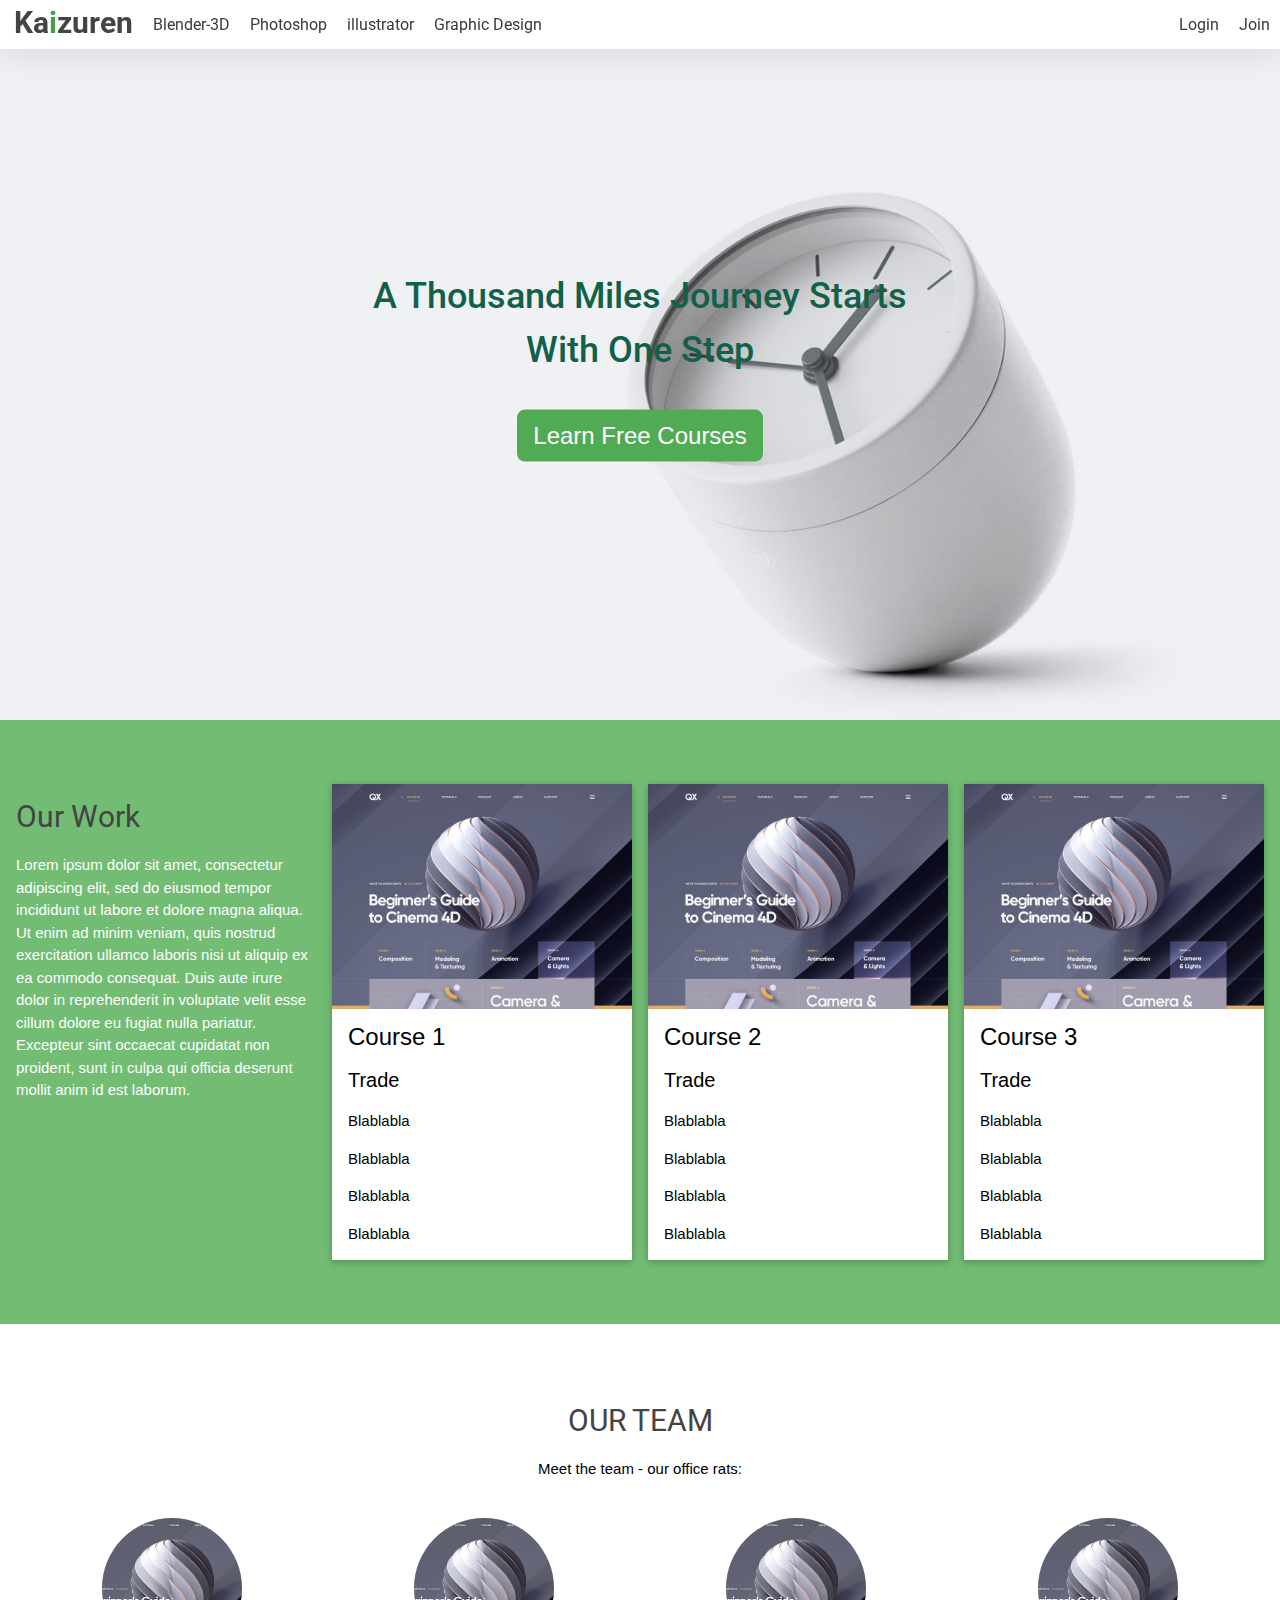
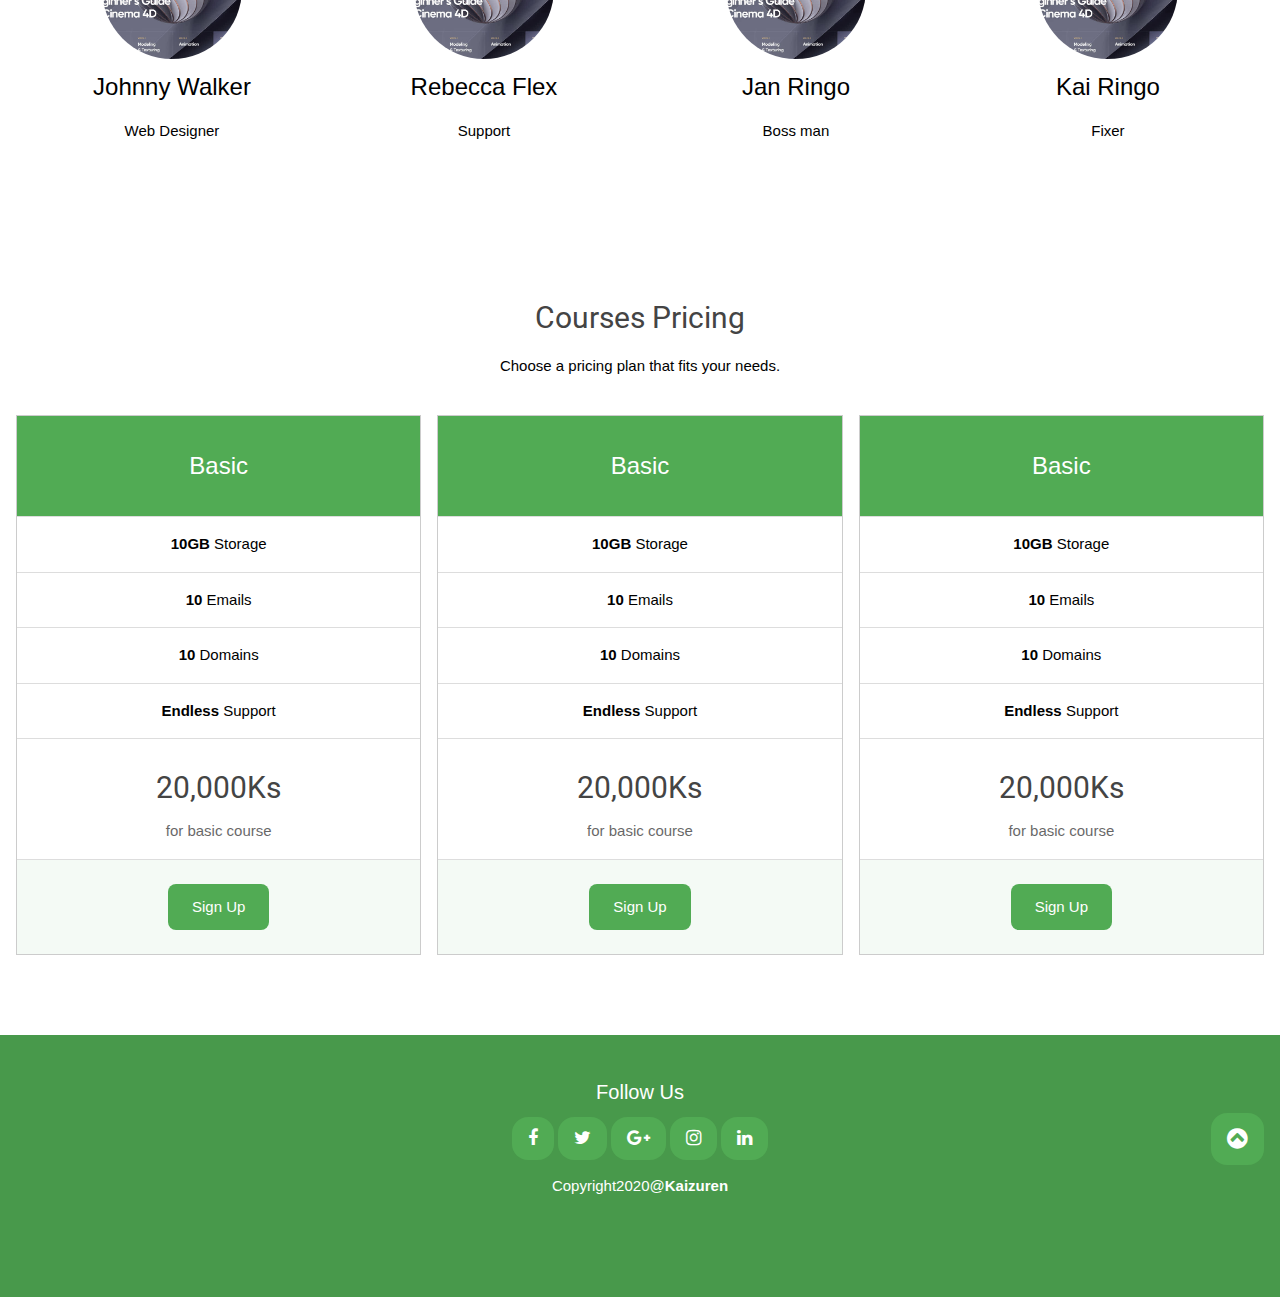
<file: index.html>
<!DOCTYPE html>
<html lang="en">
<head>
  <meta charset="UTF-8">
  <meta name="viewport" content="width=device-width, initial-scale=1.0">
  <link rel="stylesheet" href="https://www.w3schools.com/w3css/4/w3.css">
  <link rel="stylesheet" href="https://cdnjs.cloudflare.com/ajax/libs/font-awesome/4.7.0/css/font-awesome.min.css">
  <link rel="stylesheet" href="css/mongoDB.css">
  <link rel="shortcut icon" href="favicon.ico" type="image/x-icon">
  <link rel="preconnect" href="https://fonts.gstatic.com">
  <link href="https://fonts.googleapis.com/css2?family=Roboto:wght@300;400;500;700&display=swap" rel="stylesheet">
  <title>ဦးစိတ်တို</title>
  <style>
    div.navShadow {box-shadow: 0 10px 30px rgba(0,0,0,0.08);}
    i {color: #888;}    i:hover {color: #fff;}
    h1, h2 {
      font-family: 'Roboto', sans-serif;
      color: #444;
    }
    a#logo {
      font-family: 'Roboto', sans-serif;
      font-weight: 700;
      color: #444;
      font-size: 30px;
      margin-top: 0em;
      margin-bottom: 2px;
      padding: 0 10px 2px 14px;
      text-decoration: none;
      position: relative;
      top: 0px;
      left: 0px;
    }
    a#navBarItems{
      font-family: 'Roboto', sans-serif;
      font-size: 16px;
      font-weight: 400;
      color: #444;
      text-decoration: none;
      position: relative;
      top: 5px;
      padding-left: 10px;
      padding-right: 10px;
    }

  </style>
</head>

<body>

  <!-- Navbar -->
  <nav class="w3-top">
   
    <!-- Draw a bar with w3-bar to use as nav bar , w3-card for shadow effect -->
    <div class="w3-bar w3-left-align w3-white navShadow">
     
      <!-- Hamberger icon -->
      <a class="w3-bar-item w3-button w3-hide-medium w3-hide-large w3-right
         w3-margin-16px w3-hover-white w3-white w3-round-large" href="javascript:void(0);" onclick="openNav()"
         style="margin-top: 3px">
         <i class="fa fa-bars w3-xlarge" style="color: #51AB54;"></i></a>
     
      <!-- MAIN LOGO -->
      <a class="w3-bar-item w3-round-large"
         href="#" id="logo">Ka<span style="color: #479e4a;">i</span>zuren</a>
     
      <!-- Desktop Nav Menu Items -->
      <!-- <a class="w3-bar-item w3-button w3-hide-small w3-hover-theme w3-round-large w3-text-dark-gray" 
         id="navBarItems" href="#home">Home</a> -->
      <a class="w3-bar-item w3-button w3-hide-small w3-hover-theme w3-round-large w3-text-dark-gray"
      id="navBarItems" href="blender.html">Blender-3D</a>
      <a class="w3-bar-item w3-button w3-hide-small w3-hover-theme w3-round-large w3-text-dark-gray" 
         id="navBarItems" href="#photoshopi">Photoshop</a>
      <a class="w3-bar-item w3-button w3-hide-small w3-hover-theme w3-round-large w3-text-dark-gray"
         id="navBarItems" href="#illustrator">illustrator</a>
      <a class="w3-bar-item w3-button w3-hide-small w3-hover-theme w3-round-large w3-text-dark-gray" 
         id="navBarItems" href="#graphicDesign">Graphic Design</a>
     
      <a class="w3-bar-item w3-button w3-hide-small w3-hover-theme w3-round-large w3-right w3-text-dark-gray"
        id="navBarItems" href="#join">Join</a>
      <a class="w3-bar-item w3-button w3-hide-small w3-hover-theme w3-round-large w3-right w3-text-dark-gray"
        id="navBarItems" href="#login">Login</a>
    </div>
   
    <!-- Dropdown Navbar on small screens -->
    <!-- Make a dropdown box with w3-bar-block  -->
    <div id="navDemo" class="w3-bar-block w3-white w3-hide w3-hide-large w3-hide-medium">
      <a href="#blender" class="w3-bar-item w3-button">Blender-3D</a>
      <a href="#photoshop" class="w3-bar-item w3-button">Photoshop</a>
      <a href="#illustrator" class="w3-bar-item w3-button">illustrator</a>
      <a href="#graphicDesign" class="w3-bar-item w3-button">Graphic Design</a>
    </div>
   
  </nav> 


  <!-- Image Header. Full width on desktop, full height on small screen -->
  <div class="w3-display-container">
    <!--  Header Photo Background -->
    <img src="img/clock.jpg" alt="Blender_Robot"
    style="width:100%;min-height:720px; object-fit: cover; object-position: 51% 0">
   
    <!--  Header Texts Here -->
    <div class="w3-container w3-display-middle w3-center w3-text-dark-gray" style="margin-top: auto">
      <h1 style="color: #116149; font-weight: 500;">A Thousand Miles Journey Starts With One Step</h1> 
      <br>
      <!--  Header Button  -->
      <button onclick="document.getElementById('id01').style.display='block'"
      class="w3-button w3-xlarge w3-theme w3-hover-theme w3-round-large" title="Go To W3.CSS">Learn Free Courses</button>
    </div>
  </div>


  <!-- Work Row -->
  <div class="w3-row-padding w3-padding-64 w3-theme-l1" id="work">
   
    <div class="w3-quarter">
      <h2>Our Work</h2>
      <p>Lorem ipsum dolor sit amet, consectetur adipiscing elit, sed do eiusmod tempor incididunt ut labore et dolore magna aliqua. Ut enim ad minim veniam, quis nostrud exercitation ullamco laboris nisi ut aliquip ex ea commodo consequat. Duis aute irure dolor in reprehenderit in voluptate velit esse cillum dolore eu fugiat nulla pariatur. Excepteur sint occaecat cupidatat non proident, sunt in culpa qui officia deserunt mollit anim id est laborum.</p>
    </div>
   
    <div class="w3-quarter">
      <div class="w3-card w3-white">
        <img src="img/card.jpg" alt="Snow" style="width:100%">
        <div class="w3-container">
          <h3>Course 1</h3>
          <h4>Trade</h4>
          <p>Blablabla</p>
          <p>Blablabla</p>
          <p>Blablabla</p>
          <p>Blablabla</p>
        </div>
      </div>
    </div>
   
    <div class="w3-quarter">
      <div class="w3-card w3-white">
        <img src="img/card.jpg" alt="Lights" style="width:100%">
        <div class="w3-container">
          <h3>Course 2</h3>
          <h4>Trade</h4>
          <p>Blablabla</p>
          <p>Blablabla</p>
          <p>Blablabla</p>
          <p>Blablabla</p>
        </div>
      </div>
    </div>
   
    <div class="w3-quarter">
      <div class="w3-card w3-white">
        <img src="img/card.jpg" alt="Mountains" style="width:100%">
        <div class="w3-container">
          <h3>Course 3</h3>
          <h4>Trade</h4>
          <p>Blablabla</p>
          <p>Blablabla</p>
          <p>Blablabla</p>
          <p>Blablabla</p>
        </div>
      </div>
    </div>

  </div>

  <!-- Team Container -->
  <div class="w3-container w3-padding-64 w3-center w3-white" id="team">
    <h2>OUR TEAM</h2>
    <p>Meet the team - our office rats:</p>
   
    <div class="w3-row"><br>
      
      <div class="w3-quarter">
        <img src="img/card-square.jpg" alt="card" style="width:45%" class="w3-circle w3-hover-opacity">
        <h3>Johnny Walker</h3>
        <p>Web Designer</p>
      </div>
      
      <div class="w3-quarter">
        <img src="img/card-square.jpg" alt="card" style="width:45%" class="w3-circle w3-hover-opacity">
        <h3>Rebecca Flex</h3>
        <p>Support</p>
      </div>
      
      <div class="w3-quarter">
        <img src="img/card-square.jpg" alt="card" style="width:45%" class="w3-circle w3-hover-opacity">
        <h3>Jan Ringo</h3>
        <p>Boss man</p>
      </div>
      
      <div class="w3-quarter">
        <img src="img/card-square.jpg" alt="card" style="width:45%" class="w3-circle w3-hover-opacity">
        <h3>Kai Ringo</h3>
        <p>Fixer</p>
      </div>
      
    </div>
  </div>


  <!-- Courses Pricing Row -->
  <div class="w3-row-padding w3-center w3-padding-64" id="pricing">
   
    <h2>Courses Pricing</h2>
    <p>Choose a pricing plan that fits your needs.</p><br>
    
    <!-- Card One here -->
    <div class="w3-third w3-margin-bottom">
      <ul class="w3-ul w3-border w3-hover-shadow">
        <li class="w3-theme">
          <p class="w3-xlarge">Basic</p>
        </li>
        <li class="w3-padding-16"><b>10GB</b> Storage</li>
        <li class="w3-padding-16"><b>10</b> Emails</li>
        <li class="w3-padding-16"><b>10</b> Domains</li>
        <li class="w3-padding-16"><b>Endless</b> Support</li>
        <li class="w3-padding-16">
          <h2>20,000Ks</h2>
          <span class="w3-opacity">for basic course</span>
        </li>
        <li class="w3-theme-l5 w3-padding-24">
          <button class="w3-button w3-round-large w3-theme w3-padding-large">Sign Up</button>
        </li>
      </ul>
    </div>
   
    <!-- Card One here -->
    <div class="w3-third w3-margin-bottom">
      <ul class="w3-ul w3-border w3-hover-shadow">
        <li class="w3-theme">
          <p class="w3-xlarge">Basic</p>
        </li>
        <li class="w3-padding-16"><b>10GB</b> Storage</li>
        <li class="w3-padding-16"><b>10</b> Emails</li>
        <li class="w3-padding-16"><b>10</b> Domains</li>
        <li class="w3-padding-16"><b>Endless</b> Support</li>
        <li class="w3-padding-16">
          <h2>20,000Ks</h2>
          <span class="w3-opacity">for basic course</span>
        </li>
        <li class="w3-theme-l5 w3-padding-24">
          <button class="w3-button w3-round-large w3-theme w3-padding-large">Sign Up</button>
        </li>
      </ul>
    </div>
   
    <!-- Card One here -->
    <div class="w3-third w3-margin-bottom">
      <ul class="w3-ul w3-border w3-hover-shadow">
        <li class="w3-theme">
          <p class="w3-xlarge">Basic</p>
        </li>
        <li class="w3-padding-16"><b>10GB</b> Storage</li>
        <li class="w3-padding-16"><b>10</b> Emails</li>
        <li class="w3-padding-16"><b>10</b> Domains</li>
        <li class="w3-padding-16"><b>Endless</b> Support</li>
        <li class="w3-padding-16">
          <h2>20,000Ks</h2>
          <span class="w3-opacity">for basic course</span>
        </li>
        <li class="w3-theme-l5 w3-padding-24">
          <button class="w3-button w3-round-large w3-theme w3-padding-large">Sign Up</button>
        </li>
      </ul>
    </div>


  </div>

  <!-- Footer -->
  <footer class="w3-container w3-padding-32 w3-theme-d1 w3-center">
    <h4>Follow Us</h4>
    <a class="w3-button w3-round-xlarge w3-large w3-theme" href="javascript:void(0)"
       title="Facebook"><i class="w3-text-white fa fa-facebook"></i></a>
    
    <a class="w3-button w3-round-xlarge w3-large w3-theme" href="javascript:void(0)" title="Twitter">
    <i class="w3-text-white fa fa-twitter"></i></a>
   
    <a class="w3-button w3-round-xlarge w3-large w3-theme" href="javascript:void(0)" title="Google +">
    <i class="w3-text-white fa fa-google-plus"></i></a>
   
    <a class="w3-button w3-round-xlarge w3-large w3-theme" href="javascript:void(0)" title="Google +">
    <i class="w3-text-white fa fa-instagram"></i></a>
   
    <a class="w3-button w3-round-xlarge w3-large w3-theme w3-hide-small" href="javascript:void(0)" title="Linkedin">
    <i class="w3-text-white fa fa-linkedin"></i></a>
   
  <p>Copyright2020@<b>Kaizuren</b></p>
   
    <div style="position:relative;bottom:100px;z-index:1;" class="w3-tooltip w3-right">
      <span class="w3-text w3-padding w3-theme w3-hide-small">Go To Top</span>   
      <a class="w3-button w3-round-xlarge w3-theme" href="#myPage"><span class="w3-xlarge">
      <i class="w3-text-white fa fa-chevron-circle-up"></i></span></a>
    </div>
   
  </footer>


  <script>
    // Script for side navigation
    function w3_open() {
      var x = document.getElementById("mySidebar");
      x.style.width = "300px";
      x.style.paddingTop = "10%";
      x.style.display = "block";
    }

    // Close side navigation
    function w3_close() {
      document.getElementById("mySidebar").style.display = "none";
    }

      // Used to toggle the menu on smaller screens when clicking on the menu button
      function openNav() {
        var x = document.getElementById("navDemo");
        if (x.className.indexOf("w3-show") == -1) {
          x.className += " w3-show";
        } else { 
          x.className = x.className.replace(" w3-show", "");
        }
      }
  </script>
</body>
</html>
</file>
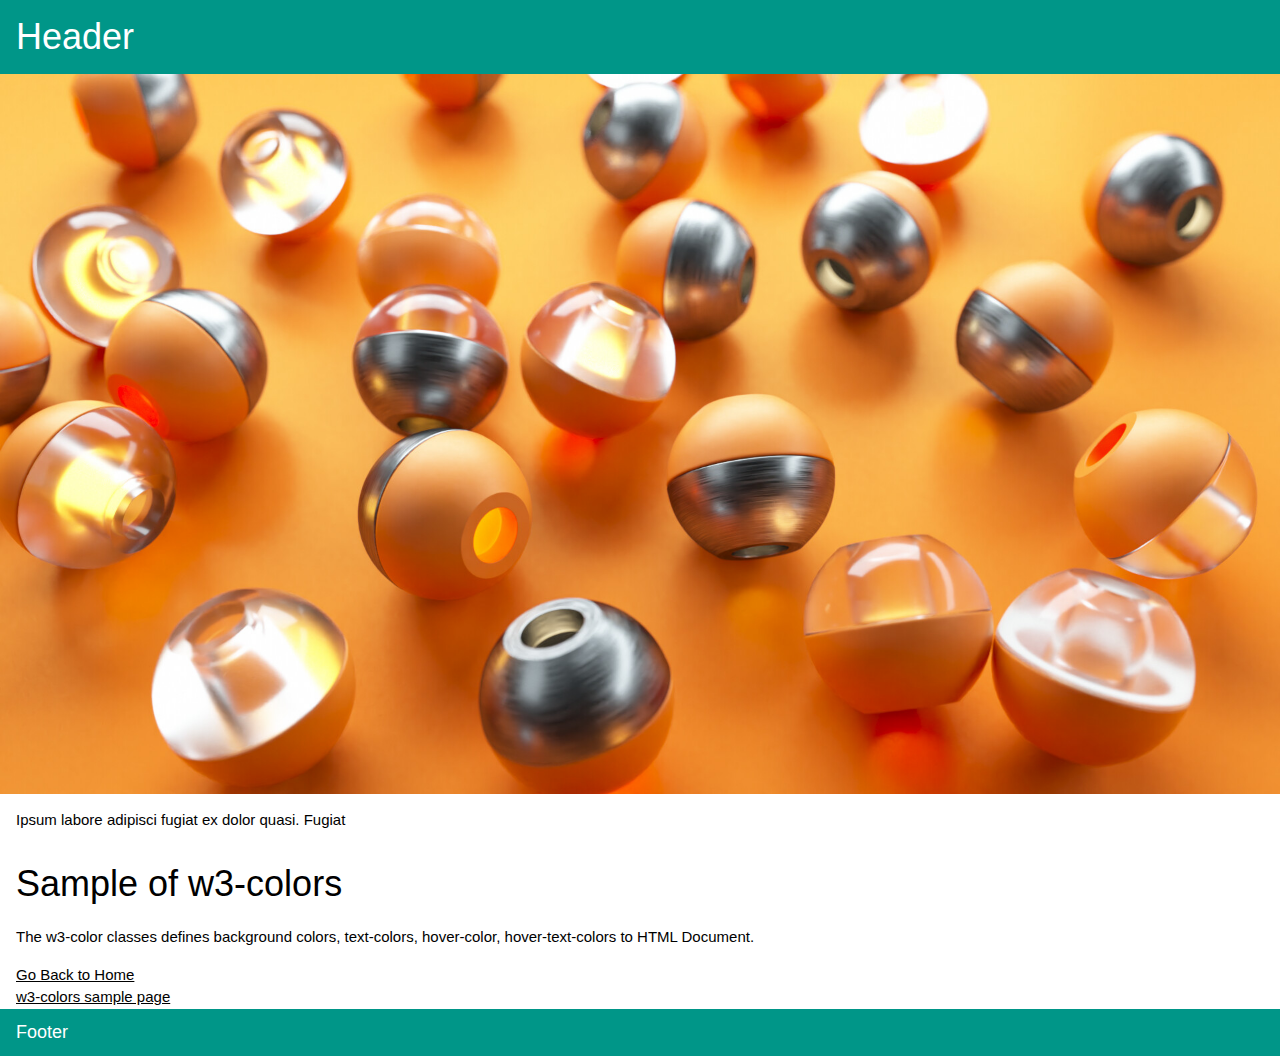
<file: semantic-page.html>
<!DOCTYPE html>
<html>
  <html lang="en">
  <head>
    <meta charset="UTF-8">
    <title>Semantic Page</title>
    <meta name="viewport" content="width=device-width, initial-scale=1">
    <link rel="stylesheet" href="https://www.w3schools.com/w3css/4/w3.css">
    <link rel="stylesheet" href="https://fonts.googleapis.com/css?family=Montserrat">
    <link rel="stylesheet" href="https://cdnjs.cloudflare.com/ajax/libs/font-awesome/4.7.0/css/font-awesome.min.css">
    <link rel="stylesheet" href="css/w3.css">
  </head>
    <body>

      <header class="w3-container w3-teal">
        <h1>Header</h1>
      </header>

      <img src="/img/balls.jpg" alt="balls" style="width:100%">

      <article class="w3-container">
        <p>Ipsum labore adipisci fugiat ex dolor quasi. Fugiat</p>
      </article>


      <article class="w3-container">
        <h1>Sample of w3-colors</h1>
        <p>The w3-color classes defines background colors, text-colors, hover-color, hover-text-colors to HTML Document.</p>
        <a href="index.html">Go Back to Home</a><br>
        <a href="w3-colors.html">w3-colors sample page</a>
      </article>


      <footer class="w3-container w3-teal">
        <h5>Footer</h5>
      </footer> 


  </body>
</file>
<file: css/mongoDB.css>
.w3-theme-l5 {color:#000 !important; background-color:#f4faf5 !important}
.w3-theme-l4 {color:#000 !important; background-color:#dceedc !important}
.w3-theme-l3 {color:#000 !important; background-color:#b8deba !important}
.w3-theme-l2 {color:#000 !important; background-color:#95cd97 !important}
.w3-theme-l1 {color:#fff !important; background-color:#72bc74 !important}
.w3-theme-d1 {color:#fff !important; background-color:#48994b !important}
.w3-theme-d2 {color:#fff !important; background-color:#408842 !important}
.w3-theme-d3 {color:#fff !important; background-color:#38773a !important}
.w3-theme-d4 {color:#fff !important; background-color:#306632 !important}
.w3-theme-d5 {color:#fff !important; background-color:#285529 !important}

.w3-theme-light {color:#000 !important; background-color:#f4faf5 !important}
.w3-theme-dark {color:#fff !important; background-color:#285529 !important}
.w3-theme-action {color:#fff !important; background-color:#285529 !important}

.w3-theme {color:#fff !important; background-color:#51ab54 !important}
.w3-text-theme {color:#51ab54 !important}
.w3-border-theme {border-color:#51ab54 !important}

.w3-hover-theme:hover {color:#fff !important; background-color:#51ab54 !important}
.w3-hover-text-theme:hover {color:#51ab54 !important}
.w3-hover-border-theme:hover {border-color:#51ab54 !important}
</file>
